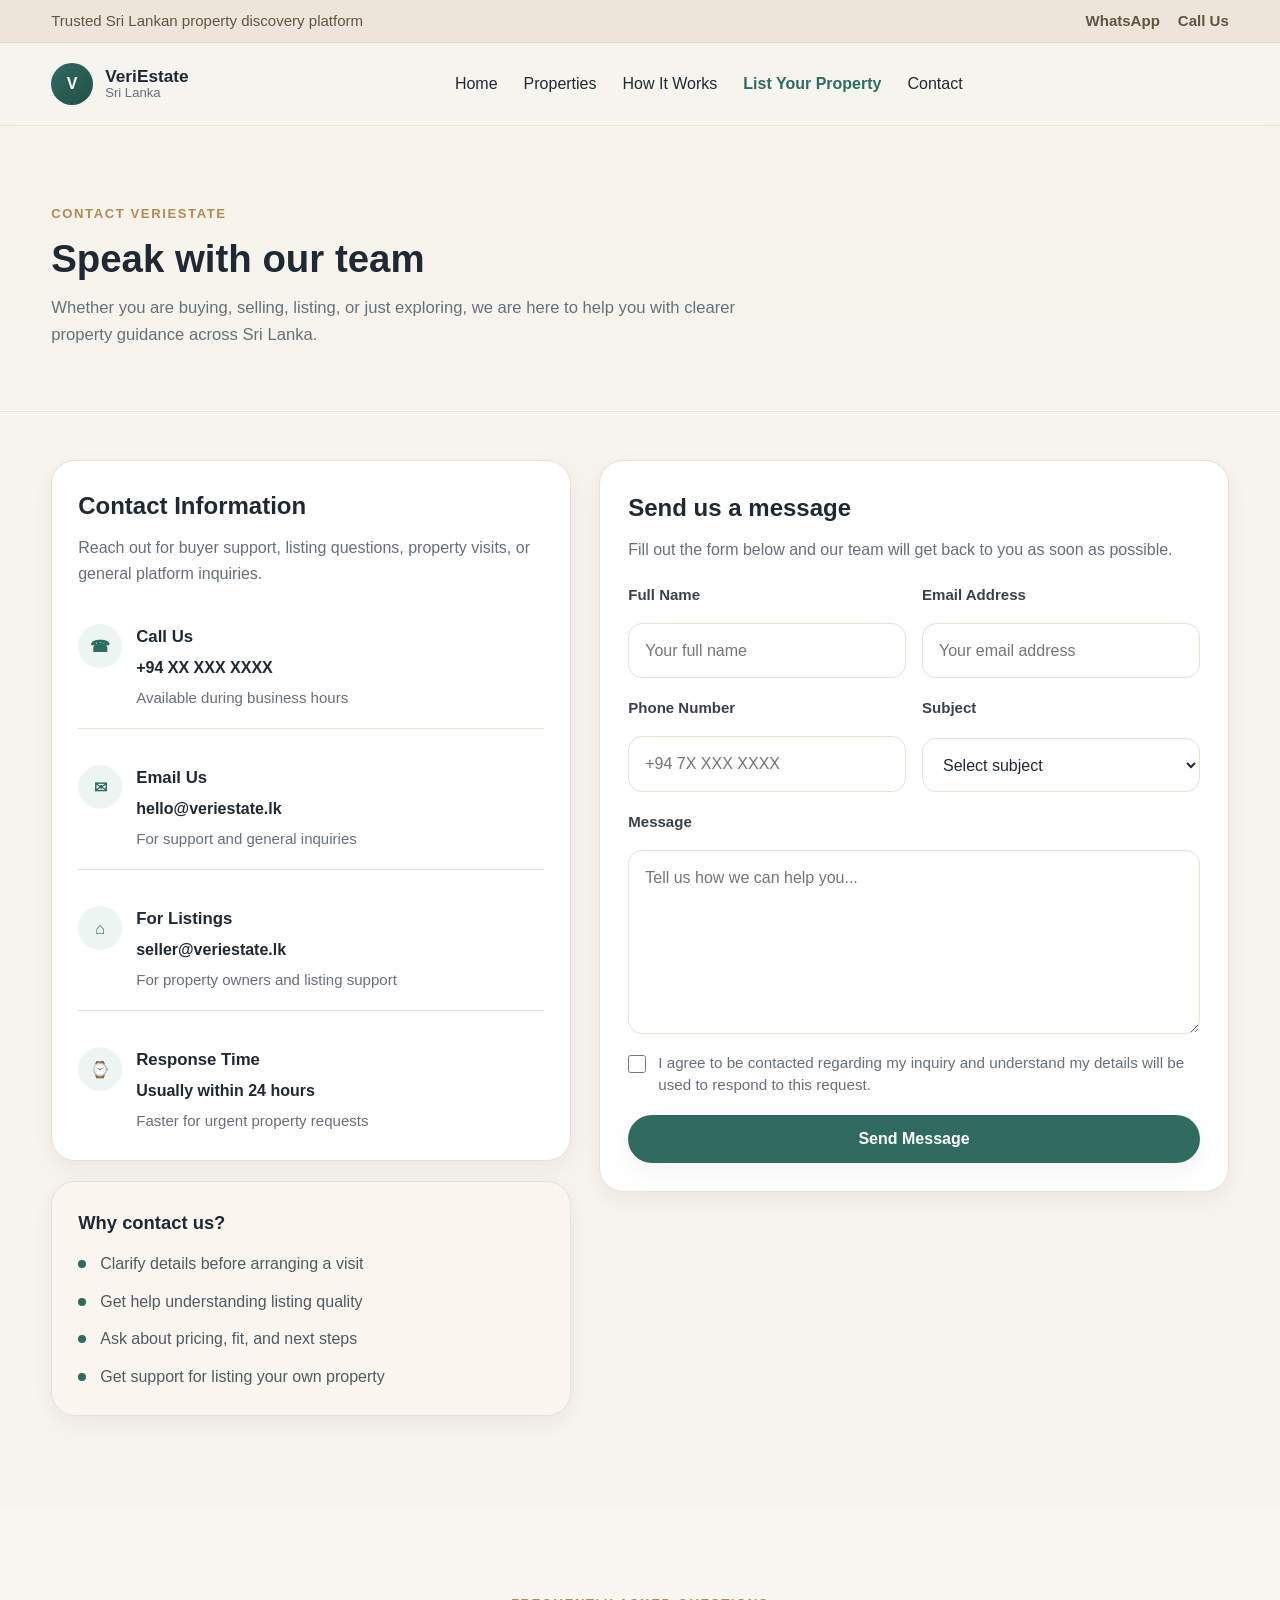
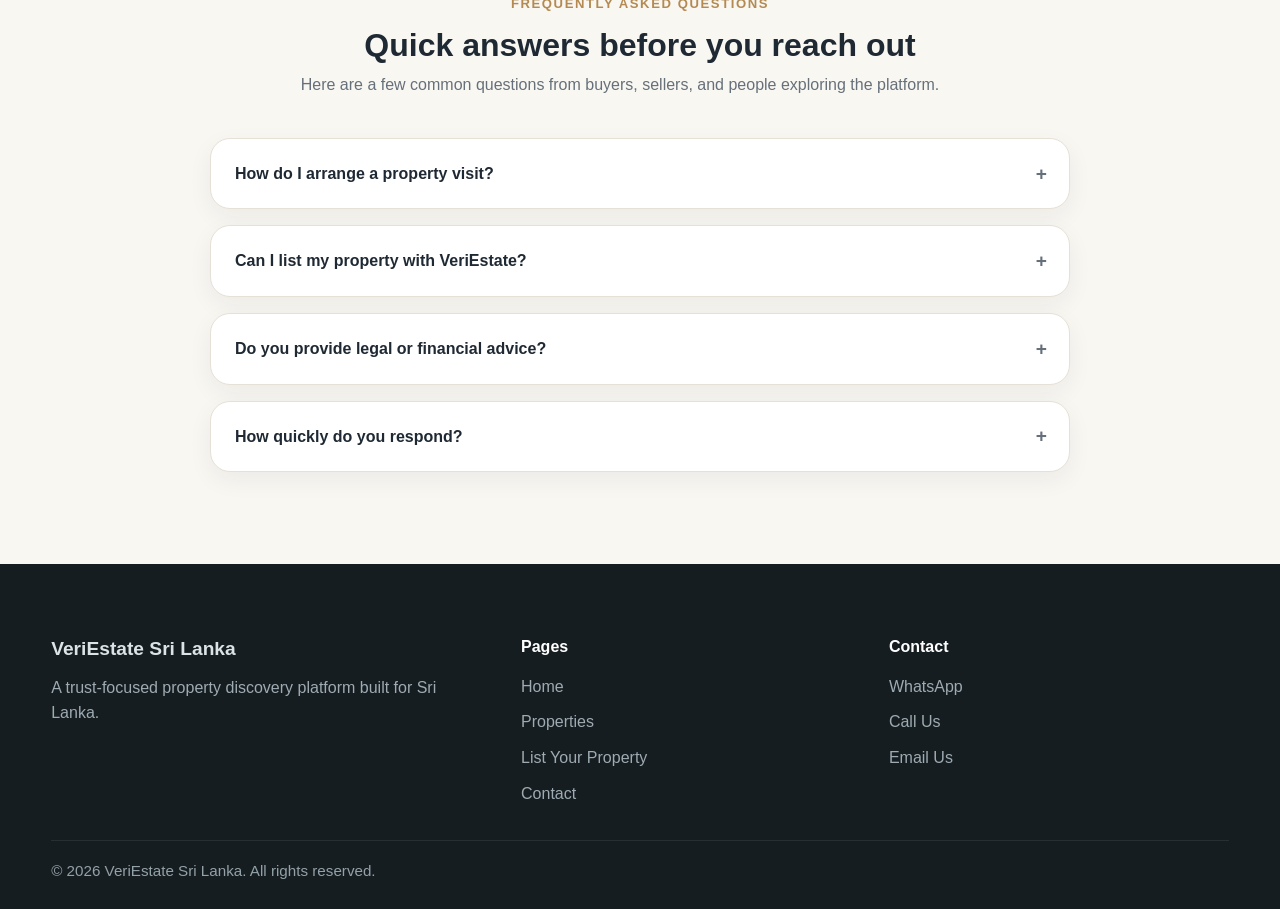
<file: contact.html>
<!DOCTYPE html>
<html lang="en">
<head>
  <meta charset="UTF-8" />
  <meta name="viewport" content="width=device-width, initial-scale=1.0" />
  <title>Contact | VeriEstate Sri Lanka</title>
  <meta
    name="description"
    content="Contact VeriEstate Sri Lanka for property inquiries, listing support, buyer assistance, and platform-related questions."
  />
  <link rel="stylesheet" href="./css/styles.css" />
  <link rel="stylesheet" href="./css/contact.css" />
</head>
<body>
  <!-- Top Bar -->
  <div class="topbar">
    <div class="container topbar-inner">
      <p>Trusted Sri Lankan property discovery platform</p>
      <div class="topbar-links">
        <a href="#">WhatsApp</a>
        <a href="#">Call Us</a>
      </div>
    </div>
  </div>

  <!-- Header -->
  <header class="site-header">
  <div class="container header-inner">
    <a href="index.html" class="brand">
      <span class="brand-mark">V</span>
      <div class="brand-text">
        <span class="brand-title">VeriEstate</span>
        <span class="brand-subtitle">Sri Lanka</span>
      </div>
    </a>

    <nav class="main-nav" id="mainNav">
      <a href="index.html">Home</a>
      <a href="properties.html">Properties</a>
      <a href="how-it-works.html">How It Works</a>
      <a href="list-your-property.html" class="active-link">List Your Property</a>
      <a href="contact.html">Contact</a>
    </nav>

    <div class="header-actions">
      <button class="menu-toggle" id="menuToggle" aria-label="Open menu">
        <span></span>
        <span></span>
        <span></span>
      </button>
    </div>
  </div>
</header>
  <!-- Hero -->
  <section class="contact-hero">
    <div class="container">
      <div class="contact-hero-content">
        <span class="section-label">Contact VeriEstate</span>
        <h1>Speak with our team</h1>
        <p>
          Whether you are buying, selling, listing, or just exploring, we are here to
          help you with clearer property guidance across Sri Lanka.
        </p>
      </div>
    </div>
  </section>

  <!-- Main Contact Area -->
  <section class="section contact-main-section">
    <div class="container contact-layout">
      <!-- Left -->
      <div class="contact-info-panel">
        <div class="contact-info-card">
          <h2>Contact Information</h2>
          <p class="contact-intro">
            Reach out for buyer support, listing questions, property visits, or general
            platform inquiries.
          </p>

          <div class="contact-info-list">
            <div class="contact-info-item">
              <div class="contact-info-icon">☎</div>
              <div>
                <h3>Call Us</h3>
                <p>+94 XX XXX XXXX</p>
                <span>Available during business hours</span>
              </div>
            </div>

            <div class="contact-info-item">
              <div class="contact-info-icon">✉</div>
              <div>
                <h3>Email Us</h3>
                <p>hello@veriestate.lk</p>
                <span>For support and general inquiries</span>
              </div>
            </div>

            <div class="contact-info-item">
              <div class="contact-info-icon">⌂</div>
              <div>
                <h3>For Listings</h3>
                <p>seller@veriestate.lk</p>
                <span>For property owners and listing support</span>
              </div>
            </div>

            <div class="contact-info-item">
              <div class="contact-info-icon">⌚</div>
              <div>
                <h3>Response Time</h3>
                <p>Usually within 24 hours</p>
                <span>Faster for urgent property requests</span>
              </div>
            </div>
          </div>
        </div>

        <div class="contact-info-card contact-info-soft">
          <h3>Why contact us?</h3>
          <ul class="contact-points">
            <li>Clarify details before arranging a visit</li>
            <li>Get help understanding listing quality</li>
            <li>Ask about pricing, fit, and next steps</li>
            <li>Get support for listing your own property</li>
          </ul>
        </div>
      </div>

      <!-- Right -->
      <div class="contact-form-card">
        <div class="contact-form-head">
          <h2>Send us a message</h2>
          <p>
            Fill out the form below and our team will get back to you as soon as possible.
          </p>
        </div>

        <form
          class="contact-form"
          id="contactForm"
          name="contact"
          method="POST"
          data-netlify="true"
        >
          <input type="hidden" name="form-name" value="contact" />

          <div class="form-grid">
            <div class="form-group">
              <label for="name">Full Name</label>
              <input
                id="name"
                name="name"
                type="text"
                placeholder="Your full name"
                required
              />
            </div>

            <div class="form-group">
              <label for="email">Email Address</label>
              <input
                id="email"
                name="email"
                type="email"
                placeholder="Your email address"
                required
              />
            </div>
          </div>

          <div class="form-grid">
            <div class="form-group">
              <label for="phone">Phone Number</label>
              <input
                id="phone"
                name="phone"
                type="tel"
                placeholder="+94 7X XXX XXXX"
              />
            </div>

            <div class="form-group">
              <label for="subject">Subject</label>
              <select id="subject" name="subject" required>
                <option value="">Select subject</option>
                <option value="general">General Inquiry</option>
                <option value="buyer-support">Buyer Support</option>
                <option value="listing-help">Listing Help</option>
                <option value="property-visit">Schedule Visit</option>
                <option value="seller-inquiry">Seller Inquiry</option>
              </select>
            </div>
          </div>

          <div class="form-group">
            <label for="message">Message</label>
            <textarea
              id="message"
              name="message"
              rows="6"
              placeholder="Tell us how we can help you..."
              required
            ></textarea>
          </div>

          <div class="form-check-row">
            <input id="privacy" name="privacy" type="checkbox" required />
            <label for="privacy">
              I agree to be contacted regarding my inquiry and understand my details
              will be used to respond to this request.
            </label>
          </div>

          <button type="submit" class="btn btn-primary contact-submit-btn">
            Send Message
          </button>
        </form>
      </div>
    </div>
  </section>

  <!-- FAQ -->
  <section class="section section-soft contact-faq-section">
    <div class="container">
      <div class="section-heading-centered">
        <span class="section-label">Frequently Asked Questions</span>
        <h2>Quick answers before you reach out</h2>
        <p>
          Here are a few common questions from buyers, sellers, and people exploring the platform.
        </p>
      </div>

      <div class="faq-list">
        <details class="faq-item">
          <summary>How do I arrange a property visit?</summary>
          <p>
            You can send an inquiry through the property page or contact us directly. We
            will help coordinate the next steps with the relevant party.
          </p>
        </details>

        <details class="faq-item">
          <summary>Can I list my property with VeriEstate?</summary>
          <p>
            Yes. We can help review your property details, presentation requirements, and
            the process for being listed on the platform.
          </p>
        </details>

        <details class="faq-item">
          <summary>Do you provide legal or financial advice?</summary>
          <p>
            No. We help with clearer presentation and discovery, but independent legal and
            financial advice should still be obtained before any transaction.
          </p>
        </details>

        <details class="faq-item">
          <summary>How quickly do you respond?</summary>
          <p>
            Most general inquiries are answered within 24 hours, though urgent property
            requests may be handled faster.
          </p>
        </details>
      </div>
    </div>
  </section>

  <!-- Footer -->
  <footer class="site-footer">
    <div class="container footer-grid">
      <div>
        <div class="footer-brand">VeriEstate Sri Lanka</div>
        <p class="footer-text">
          A trust-focused property discovery platform built for Sri Lanka.
        </p>
      </div>

      <div>
        <h4>Pages</h4>
        <ul class="footer-links">
          <li><a href="index.html">Home</a></li>
          <li><a href="properties.html">Properties</a></li>
          <li><a href="list-your-property.html">List Your Property</a></li>
          <li><a href="contact.html">Contact</a></li>
        </ul>
      </div>

      <div>
        <h4>Contact</h4>
        <ul class="footer-links">
          <li><a href="#">WhatsApp</a></li>
          <li><a href="#">Call Us</a></li>
          <li><a href="#">Email Us</a></li>
        </ul>
      </div>
    </div>

    <div class="container footer-bottom">
      <p>© 2026 VeriEstate Sri Lanka. All rights reserved.</p>
    </div>
  </footer>

  <script>
  document.addEventListener("DOMContentLoaded", () => {
    const menuToggle = document.getElementById("menuToggle");
    const mainNav = document.getElementById("mainNav");
    const navLinks = mainNav ? mainNav.querySelectorAll("a") : [];

    if (!menuToggle || !mainNav) return;

    menuToggle.addEventListener("click", () => {
      mainNav.classList.toggle("active");
    });

    navLinks.forEach((link) => {
      link.addEventListener("click", () => {
        mainNav.classList.remove("active");
      });
    });
  });
</script>
</body>
</html>
</file>
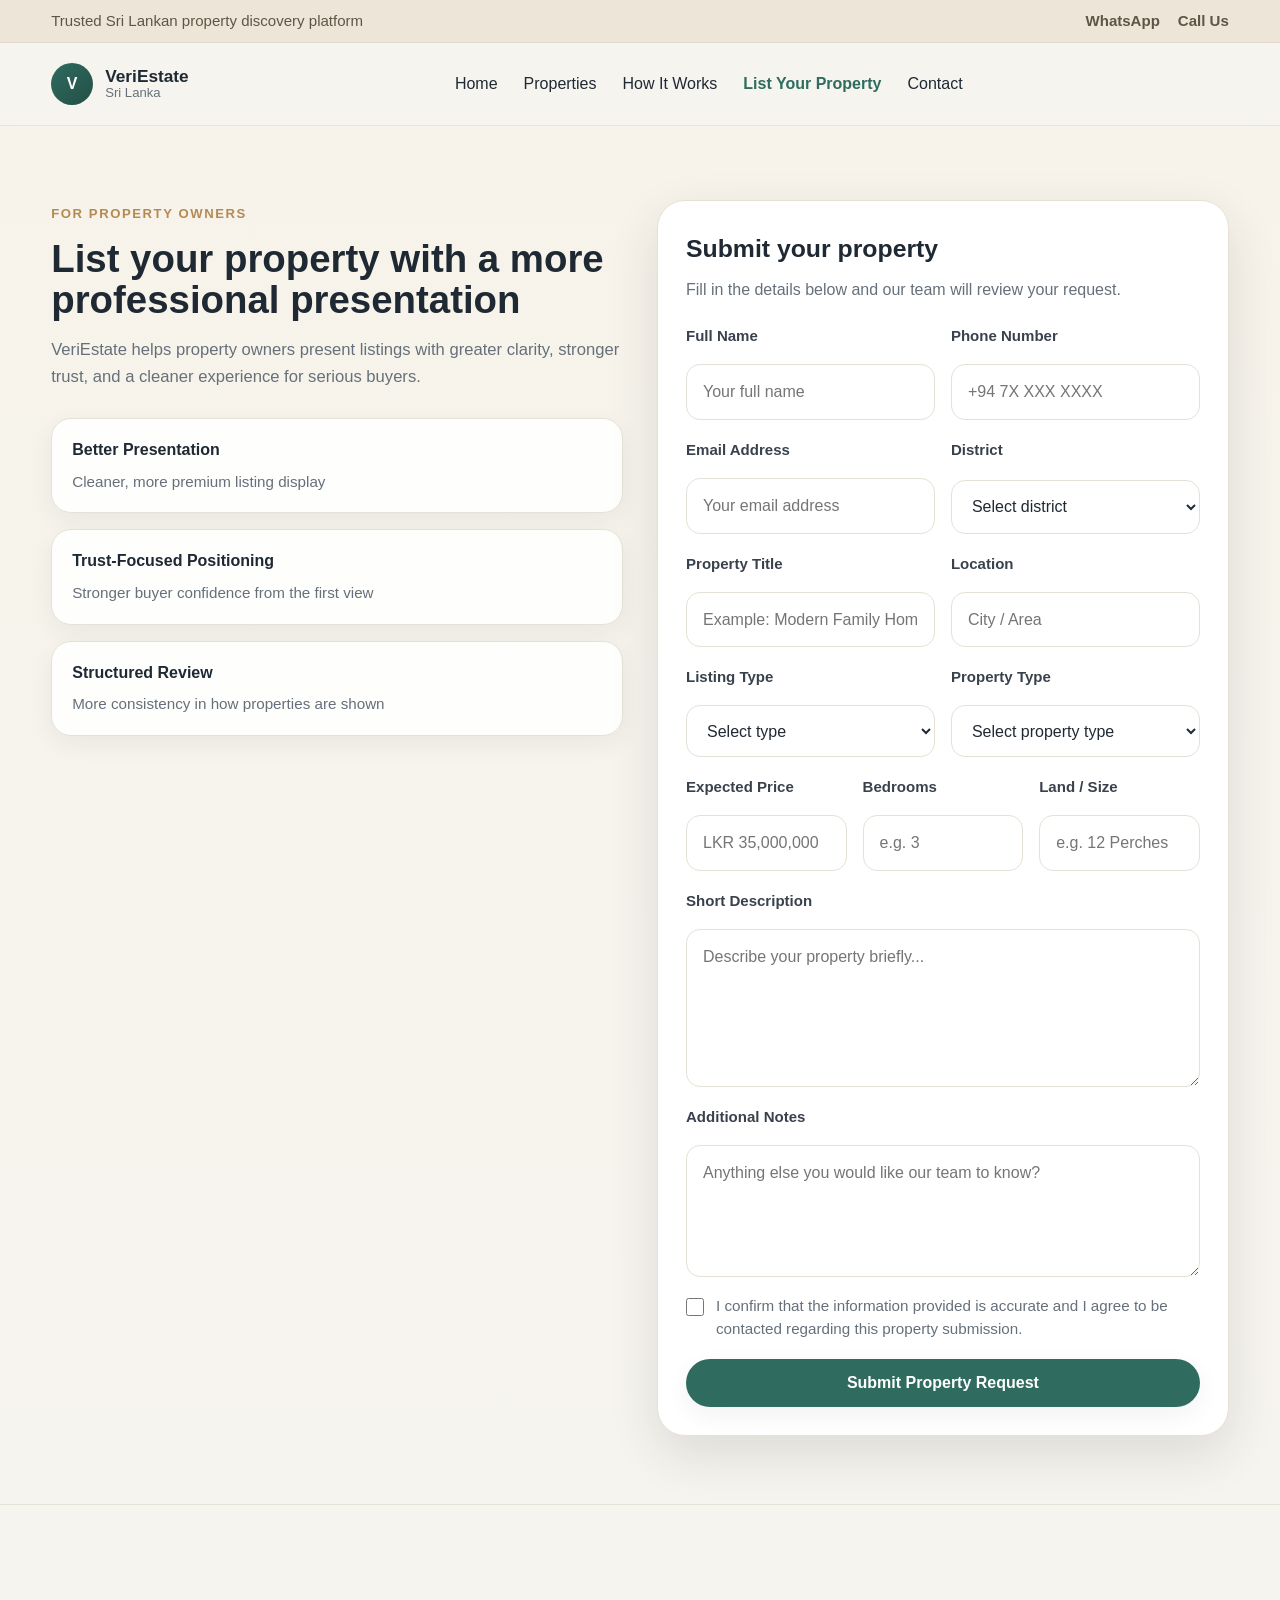
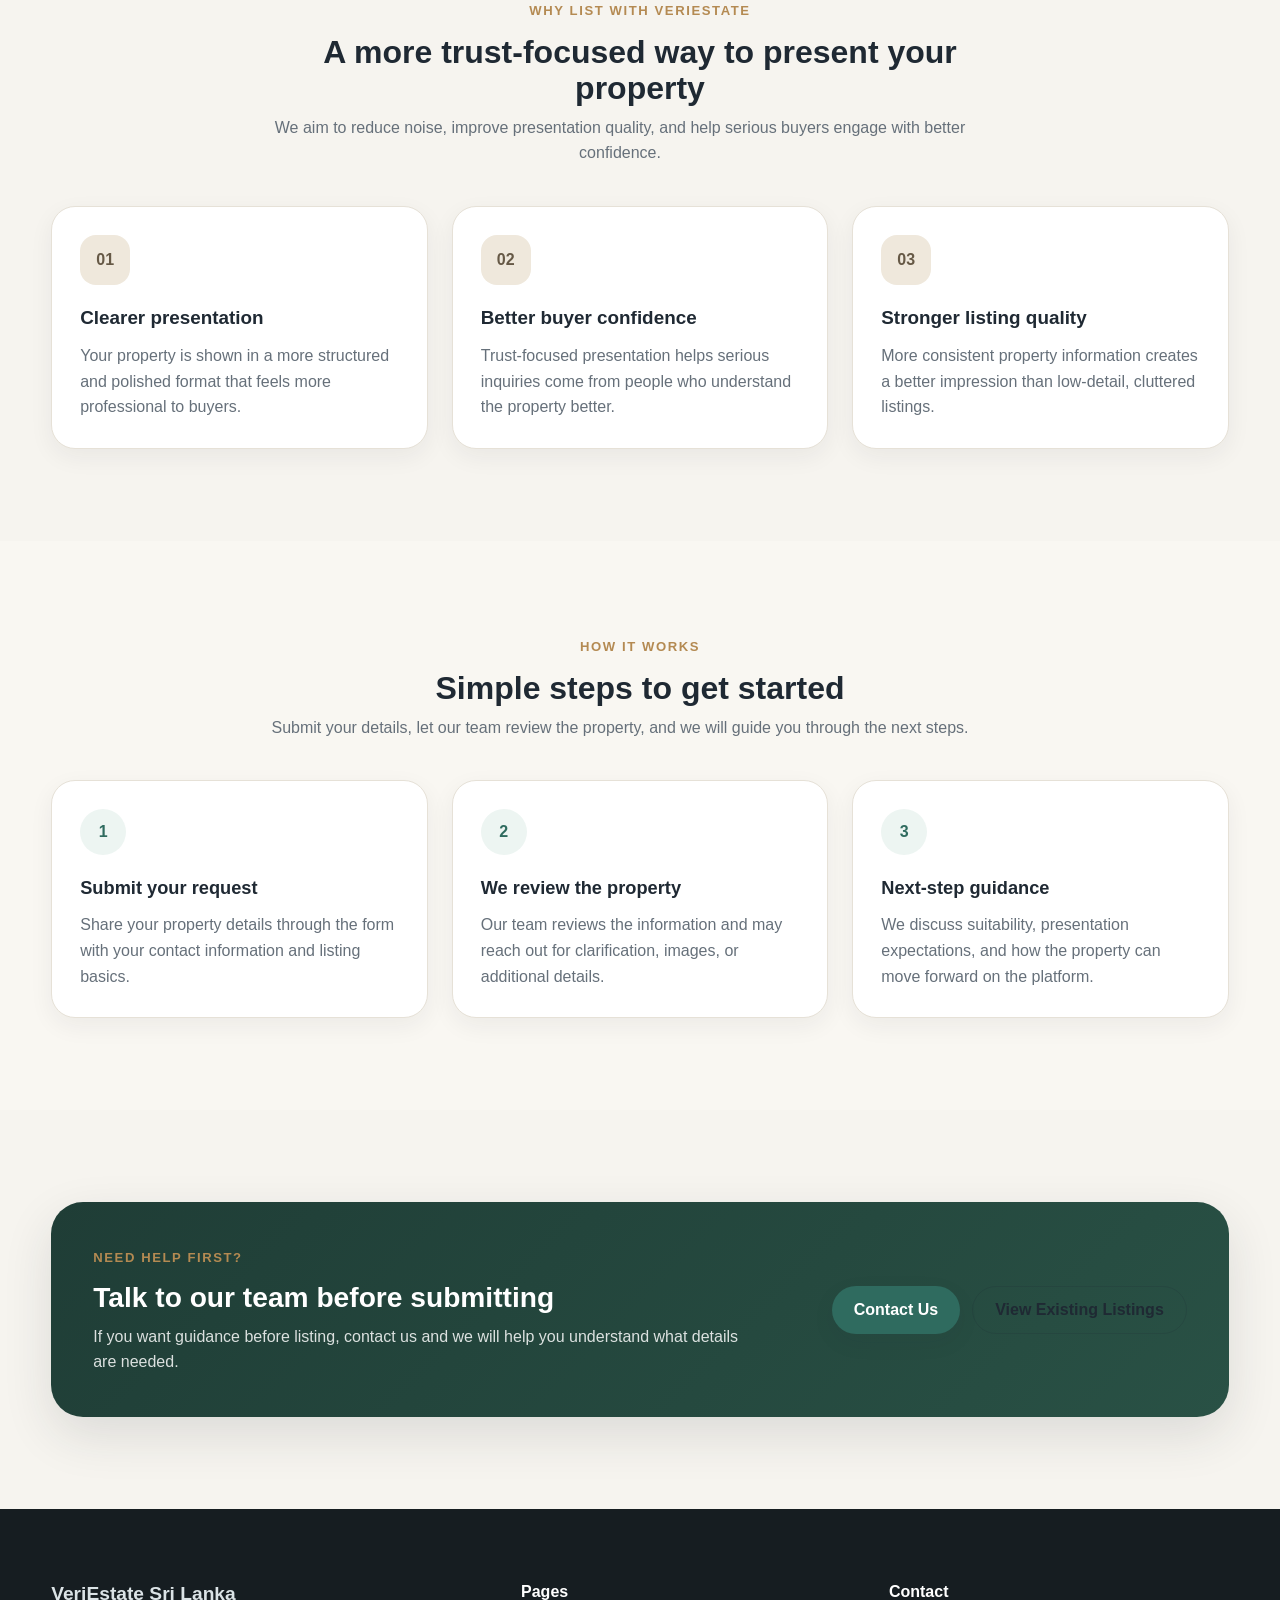
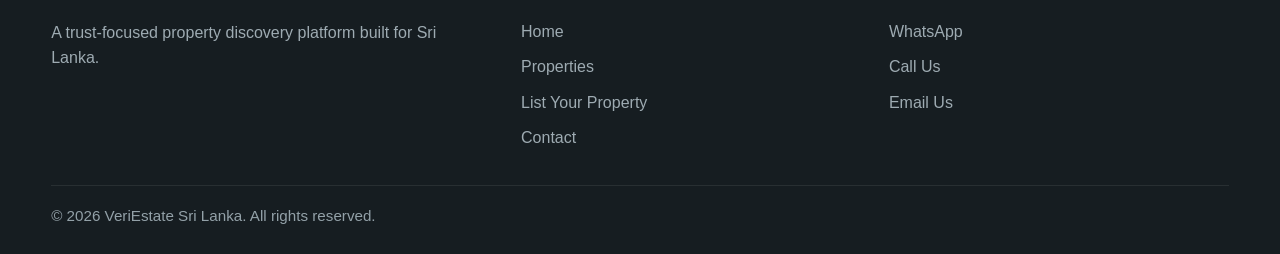
<file: list-your-property.html>
<!DOCTYPE html>
<html lang="en">
<head>
  <meta charset="UTF-8" />
  <meta name="viewport" content="width=device-width, initial-scale=1.0" />
  <title>List Your Property | VeriEstate Sri Lanka</title>
  <meta
    name="description"
    content="List your property with VeriEstate Sri Lanka and present it in a clearer, more trusted, and more professional way."
  />
  <link rel="stylesheet" href="./css/styles.css" />
  <link rel="stylesheet" href="./css/list-your-property.css" />
</head>
<body>
  <!-- Top Bar -->
  <div class="topbar">
    <div class="container topbar-inner">
      <p>Trusted Sri Lankan property discovery platform</p>
      <div class="topbar-links">
        <a href="#">WhatsApp</a>
        <a href="#">Call Us</a>
      </div>
    </div>
  </div>

  <!-- Header -->
  <header class="site-header">
  <div class="container header-inner">
    <a href="index.html" class="brand">
      <span class="brand-mark">V</span>
      <div class="brand-text">
        <span class="brand-title">VeriEstate</span>
        <span class="brand-subtitle">Sri Lanka</span>
      </div>
    </a>

    <nav class="main-nav" id="mainNav">
      <a href="index.html">Home</a>
      <a href="properties.html">Properties</a>
      <a href="how-it-works.html">How It Works</a>
      <a href="list-your-property.html" class="active-link">List Your Property</a>
      <a href="contact.html">Contact</a>
    </nav>

    <div class="header-actions">
      <button class="menu-toggle" id="menuToggle" aria-label="Open menu">
        <span></span>
        <span></span>
        <span></span>
      </button>
    </div>
  </div>
</header>

  <!-- Hero -->
  <section class="list-property-hero">
    <div class="container list-property-hero-inner">
      <div class="list-property-copy">
        <span class="section-label">For Property Owners</span>
        <h1>List your property with a more professional presentation</h1>
        <p>
          VeriEstate helps property owners present listings with greater clarity,
          stronger trust, and a cleaner experience for serious buyers.
        </p>

        <div class="list-property-hero-points">
          <div class="hero-point">
            <strong>Better Presentation</strong>
            <span>Cleaner, more premium listing display</span>
          </div>
          <div class="hero-point">
            <strong>Trust-Focused Positioning</strong>
            <span>Stronger buyer confidence from the first view</span>
          </div>
          <div class="hero-point">
            <strong>Structured Review</strong>
            <span>More consistency in how properties are shown</span>
          </div>
        </div>
      </div>

      <div class="list-property-form-card">
        <div class="form-card-head">
          <h2>Submit your property</h2>
          <p>
            Fill in the details below and our team will review your request.
          </p>
        </div>

        <form
          class="listing-form"
          name="list-property"
          method="POST"
          data-netlify="true"
        >
          <input type="hidden" name="form-name" value="list-property" />

          <div class="form-grid">
            <div class="form-group">
              <label for="ownerName">Full Name</label>
              <input
                id="ownerName"
                name="owner_name"
                type="text"
                placeholder="Your full name"
                required
              />
            </div>

            <div class="form-group">
              <label for="ownerPhone">Phone Number</label>
              <input
                id="ownerPhone"
                name="owner_phone"
                type="tel"
                placeholder="+94 7X XXX XXXX"
                required
              />
            </div>
          </div>

          <div class="form-grid">
            <div class="form-group">
              <label for="ownerEmail">Email Address</label>
              <input
                id="ownerEmail"
                name="owner_email"
                type="email"
                placeholder="Your email address"
              />
            </div>

            <div class="form-group">
              <label for="district">District</label>
              <select id="district" name="district" required>
                <option value="">Select district</option>
                <option value="colombo">Colombo</option>
                <option value="gampaha">Gampaha</option>
                <option value="kalutara">Kalutara</option>
                <option value="kandy">Kandy</option>
                <option value="galle">Galle</option>
                <option value="matara">Matara</option>
                <option value="kurunegala">Kurunegala</option>
                <option value="negombo">Negombo</option>
                <option value="other">Other</option>
              </select>
            </div>
          </div>

          <div class="form-grid">
            <div class="form-group">
              <label for="propertyTitle">Property Title</label>
              <input
                id="propertyTitle"
                name="property_title"
                type="text"
                placeholder="Example: Modern Family Home in Colombo 05"
                required
              />
            </div>

            <div class="form-group">
              <label for="location">Location</label>
              <input
                id="location"
                name="location"
                type="text"
                placeholder="City / Area"
                required
              />
            </div>
          </div>

          <div class="form-grid">
            <div class="form-group">
              <label for="listingType">Listing Type</label>
              <select id="listingType" name="listing_type" required>
                <option value="">Select type</option>
                <option value="sale">For Sale</option>
                <option value="rent">For Rent</option>
              </select>
            </div>

            <div class="form-group">
              <label for="propertyType">Property Type</label>
              <select id="propertyType" name="property_type" required>
                <option value="">Select property type</option>
                <option value="house">House</option>
                <option value="villa">Villa</option>
                <option value="apartment">Apartment</option>
                <option value="land">Land</option>
                <option value="commercial">Commercial</option>
              </select>
            </div>
          </div>

          <div class="form-grid form-grid-3">
            <div class="form-group">
              <label for="price">Expected Price</label>
              <input
                id="price"
                name="expected_price"
                type="text"
                placeholder="LKR 35,000,000"
              />
            </div>

            <div class="form-group">
              <label for="bedrooms">Bedrooms</label>
              <input
                id="bedrooms"
                name="bedrooms"
                type="number"
                min="0"
                placeholder="e.g. 3"
              />
            </div>

            <div class="form-group">
              <label for="landSize">Land / Size</label>
              <input
                id="landSize"
                name="land_size"
                type="text"
                placeholder="e.g. 12 Perches"
              />
            </div>
          </div>

          <div class="form-group">
            <label for="summary">Short Description</label>
            <textarea
              id="summary"
              name="summary"
              rows="5"
              placeholder="Describe your property briefly..."
              required
            ></textarea>
          </div>

          <div class="form-group">
            <label for="notes">Additional Notes</label>
            <textarea
              id="notes"
              name="notes"
              rows="4"
              placeholder="Anything else you would like our team to know?"
            ></textarea>
          </div>

          <div class="form-check-row">
            <input id="consent" name="consent" type="checkbox" required />
            <label for="consent">
              I confirm that the information provided is accurate and I agree to be contacted regarding this property submission.
            </label>
          </div>

          <button type="submit" class="btn btn-primary btn-block">
            Submit Property Request
          </button>
        </form>
      </div>
    </div>
  </section>

  <!-- Why List With Us -->
  <section class="section">
    <div class="container">
      <div class="section-heading-centered">
        <span class="section-label">Why List With VeriEstate</span>
        <h2>A more trust-focused way to present your property</h2>
        <p>
          We aim to reduce noise, improve presentation quality, and help serious buyers engage with better confidence.
        </p>
      </div>

      <div class="list-benefits-grid">
        <article class="list-benefit-card">
          <div class="benefit-number">01</div>
          <h3>Clearer presentation</h3>
          <p>
            Your property is shown in a more structured and polished format that feels more professional to buyers.
          </p>
        </article>

        <article class="list-benefit-card">
          <div class="benefit-number">02</div>
          <h3>Better buyer confidence</h3>
          <p>
            Trust-focused presentation helps serious inquiries come from people who understand the property better.
          </p>
        </article>

        <article class="list-benefit-card">
          <div class="benefit-number">03</div>
          <h3>Stronger listing quality</h3>
          <p>
            More consistent property information creates a better impression than low-detail, cluttered listings.
          </p>
        </article>
      </div>
    </div>
  </section>

  <!-- Process -->
  <section class="section section-soft">
    <div class="container">
      <div class="section-heading-centered">
        <span class="section-label">How It Works</span>
        <h2>Simple steps to get started</h2>
        <p>
          Submit your details, let our team review the property, and we will guide you through the next steps.
        </p>
      </div>

      <div class="listing-process-grid">
        <div class="process-card">
          <div class="process-step">1</div>
          <h3>Submit your request</h3>
          <p>
            Share your property details through the form with your contact information and listing basics.
          </p>
        </div>

        <div class="process-card">
          <div class="process-step">2</div>
          <h3>We review the property</h3>
          <p>
            Our team reviews the information and may reach out for clarification, images, or additional details.
          </p>
        </div>

        <div class="process-card">
          <div class="process-step">3</div>
          <h3>Next-step guidance</h3>
          <p>
            We discuss suitability, presentation expectations, and how the property can move forward on the platform.
          </p>
        </div>
      </div>
    </div>
  </section>

  <!-- Seller CTA -->
  <section class="section">
    <div class="container">
      <div class="list-cta-card">
        <div>
          <span class="section-label">Need Help First?</span>
          <h2>Talk to our team before submitting</h2>
          <p>
            If you want guidance before listing, contact us and we will help you understand what details are needed.
          </p>
        </div>

        <div class="list-cta-actions">
          <a href="contact.html" class="btn btn-primary">Contact Us</a>
          <a href="properties.html" class="btn btn-outline-dark">View Existing Listings</a>
        </div>
      </div>
    </div>
  </section>

  <!-- Footer -->
  <footer class="site-footer">
    <div class="container footer-grid">
      <div>
        <div class="footer-brand">VeriEstate Sri Lanka</div>
        <p class="footer-text">
          A trust-focused property discovery platform built for Sri Lanka.
        </p>
      </div>

      <div>
        <h4>Pages</h4>
        <ul class="footer-links">
          <li><a href="index.html">Home</a></li>
          <li><a href="properties.html">Properties</a></li>
          <li><a href="list-your-property.html">List Your Property</a></li>
          <li><a href="contact.html">Contact</a></li>
        </ul>
      </div>

      <div>
        <h4>Contact</h4>
        <ul class="footer-links">
          <li><a href="#">WhatsApp</a></li>
          <li><a href="#">Call Us</a></li>
          <li><a href="#">Email Us</a></li>
        </ul>
      </div>
    </div>

    <div class="container footer-bottom">
      <p>© 2026 VeriEstate Sri Lanka. All rights reserved.</p>
    </div>
  </footer>

  <script>
  document.addEventListener("DOMContentLoaded", () => {
    const menuToggle = document.getElementById("menuToggle");
    const mainNav = document.getElementById("mainNav");
    const navLinks = mainNav ? mainNav.querySelectorAll("a") : [];

    if (!menuToggle || !mainNav) return;

    menuToggle.addEventListener("click", () => {
      mainNav.classList.toggle("active");
    });

    navLinks.forEach((link) => {
      link.addEventListener("click", () => {
        mainNav.classList.remove("active");
      });
    });
  });
</script>
</body>
</html>
</file>
<file: css/styles.css>
:root {
  --bg: #f6f4ef;
  --surface: #ffffff;
  --surface-soft: #f9f7f2;
  --text: #1f2933;
  --muted: #66707a;
  --line: #e6e1d7;
  --primary: #2f6b5f;
  --primary-dark: #234f46;
  --accent: #b48a52;
  --shadow-sm: 0 8px 24px rgba(31, 41, 51, 0.06);
  --shadow-md: 0 18px 50px rgba(31, 41, 51, 0.12);
  --radius-sm: 12px;
  --radius-md: 18px;
  --radius-lg: 28px;
  --container: 1200px;
}

* {
  margin: 0;
  padding: 0;
  box-sizing: border-box;
}

html {
  scroll-behavior: smooth;
}

body {
  font-family: "Segoe UI", Arial, sans-serif;
  background: var(--bg);
  color: var(--text);
  line-height: 1.6;
}

img {
  max-width: 100%;
  display: block;
}

a {
  color: inherit;
  text-decoration: none;
}

button,
input,
select {
  font: inherit;
}

.container {
  width: min(92%, var(--container));
  margin: 0 auto;
}

/* Topbar */
.topbar {
  background: #ede6d8;
  border-bottom: 1px solid rgba(31, 41, 51, 0.06);
  font-size: 0.94rem;
}

.topbar-inner {
  min-height: 42px;
  display: flex;
  align-items: center;
  justify-content: space-between;
  gap: 16px;
}

.topbar p {
  color: #5f5546;
}

.topbar-links {
  display: flex;
  gap: 18px;
}

.topbar-links a {
  color: #5f5546;
  font-weight: 600;
}

/* Header */
.site-header {
  position: sticky;
  top: 0;
  z-index: 1000;
  background: rgba(246, 244, 239, 0.92);
  backdrop-filter: blur(12px);
  border-bottom: 1px solid rgba(230, 225, 215, 0.9);
}

.header-inner {
  min-height: 82px;
  display: flex;
  align-items: center;
  justify-content: space-between;
  gap: 24px;
}

.brand {
  display: flex;
  align-items: center;
  gap: 12px;
  flex-shrink: 0;
}

.brand-mark {
  width: 42px;
  height: 42px;
  border-radius: 50%;
  display: grid;
  place-items: center;
  background: linear-gradient(135deg, var(--primary), var(--primary-dark));
  color: #fff;
  font-weight: 700;
  font-size: 1rem;
}

.brand-text {
  display: flex;
  flex-direction: column;
  line-height: 1.1;
}

.brand-title {
  font-size: 1.08rem;
  font-weight: 700;
}

.brand-subtitle {
  font-size: 0.82rem;
  color: var(--muted);
}

.main-nav {
  display: flex;
  align-items: center;
  gap: 26px;
}

.main-nav a {
  color: var(--text);
  font-weight: 500;
  transition: 0.2s ease;
}

.main-nav a:hover {
  color: var(--primary);
}

.header-actions {
  display: flex;
  align-items: center;
  gap: 12px;
}

.menu-toggle {
  display: none;
  width: 46px;
  height: 46px;
  border: 1px solid var(--line);
  background: var(--surface);
  border-radius: 14px;
  cursor: pointer;
  padding: 10px;
}

.menu-toggle span {
  display: block;
  height: 2px;
  background: var(--text);
  margin: 6px 0;
  border-radius: 999px;
}

/* Buttons */
.btn {
  display: inline-flex;
  align-items: center;
  justify-content: center;
  gap: 8px;
  min-height: 48px;
  padding: 0 22px;
  border-radius: 999px;
  border: none;
  cursor: pointer;
  font-weight: 600;
  transition: 0.25s ease;
}

.btn-primary {
  background: var(--primary);
  color: #fff;
  box-shadow: var(--shadow-sm);
}

.btn-primary:hover {
  background: var(--primary-dark);
  transform: translateY(-1px);
}

.btn-light {
  background: #fff;
  color: var(--text);
  border: 1px solid rgba(255, 255, 255, 0.6);
}

.btn-light:hover {
  transform: translateY(-1px);
}

.btn-outline {
  background: transparent;
  color: var(--text);
  border: 1px solid var(--line);
}

.btn-outline:hover,
.btn-outline-dark:hover {
  background: #fff;
}

.btn-outline-dark {
  background: transparent;
  color: var(--text);
  border: 1px solid rgba(31, 41, 51, 0.18);
}

.btn-block {
  width: 100%;
}

/* Hero */
.hero {
  position: relative;
  overflow: hidden;
  background:
    linear-gradient(120deg, rgba(22, 34, 31, 0.72), rgba(29, 46, 41, 0.56)),
    url("https://images.pexels.com/photos/323780/pexels-photo-323780.jpeg?auto=compress&cs=tinysrgb&w=1600");
  background-size: cover;
  background-position: center;
  color: #fff;
}

.hero-overlay {
  position: absolute;
  inset: 0;
  background: radial-gradient(circle at top right, rgba(180, 138, 82, 0.2), transparent 32%);
  pointer-events: none;
}

.hero-inner {
  position: relative;
  z-index: 1;
  min-height: 760px;
  display: grid;
  grid-template-columns: 1.2fr 0.9fr;
  gap: 48px;
  align-items: center;
  padding: 72px 0;
}

.eyebrow,
.section-label {
  display: inline-block;
  margin-bottom: 14px;
  font-size: 0.82rem;
  font-weight: 700;
  letter-spacing: 0.12em;
  text-transform: uppercase;
  color: var(--accent);
}

.hero-copy h1 {
  font-size: clamp(2.5rem, 4vw, 4.5rem);
  line-height: 1.05;
  margin-bottom: 20px;
  max-width: 720px;
}

.hero-copy p {
  max-width: 640px;
  color: rgba(255, 255, 255, 0.9);
  font-size: 1.05rem;
  margin-bottom: 28px;
}

.hero-actions {
  display: flex;
  flex-wrap: wrap;
  gap: 14px;
  margin-bottom: 34px;
}

.hero-trust-points {
  display: grid;
  grid-template-columns: repeat(3, 1fr);
  gap: 16px;
}

.trust-point {
  background: rgba(255, 255, 255, 0.08);
  border: 1px solid rgba(255, 255, 255, 0.14);
  backdrop-filter: blur(12px);
  border-radius: var(--radius-md);
  padding: 18px;
}

.trust-point strong {
  display: block;
  margin-bottom: 6px;
  font-size: 0.98rem;
}

.trust-point span {
  color: rgba(255, 255, 255, 0.82);
  font-size: 0.92rem;
}

/* Search Card */
.hero-search-card {
  background: rgba(255, 255, 255, 0.96);
  color: var(--text);
  border-radius: var(--radius-lg);
  padding: 30px;
  box-shadow: var(--shadow-md);
}

.search-card-header {
  margin-bottom: 20px;
}

.search-card-header h2 {
  font-size: 1.5rem;
  margin-bottom: 6px;
}

.search-card-header p {
  color: var(--muted);
}

.search-form {
  display: grid;
  gap: 16px;
}

.form-row {
  display: grid;
  grid-template-columns: 1fr 1fr;
  gap: 14px;
}

.form-group label {
  display: inline-block;
  margin-bottom: 8px;
  font-size: 0.92rem;
  font-weight: 600;
  color: #39424c;
}

.form-group input,
.form-group select {
  width: 100%;
  min-height: 52px;
  border: 1px solid var(--line);
  background: #fff;
  color: var(--text);
  border-radius: 14px;
  padding: 0 16px;
  outline: none;
  transition: border-color 0.2s ease, box-shadow 0.2s ease;
}

.form-group input:focus,
.form-group select:focus {
  border-color: var(--primary);
  box-shadow: 0 0 0 4px rgba(47, 107, 95, 0.08);
}

/* Stats */
.stats {
  margin-top: -42px;
  position: relative;
  z-index: 3;
}

.stats-grid {
  display: grid;
  grid-template-columns: repeat(4, 1fr);
  gap: 18px;
}

.stat-card {
  background: var(--surface);
  border: 1px solid var(--line);
  border-radius: 22px;
  padding: 24px;
  box-shadow: var(--shadow-sm);
}

.stat-card h3 {
  font-size: 1.18rem;
  margin-bottom: 6px;
}

.stat-card p {
  color: var(--muted);
  font-size: 0.95rem;
}

/* Sections */
.section {
  padding: 92px 0;
}

.section-soft {
  background: var(--surface-soft);
}

.section-heading {
  display: flex;
  flex-direction: column;
  align-items: center;
  justify-content: space-between;
  gap: 20px;
  margin-bottom: 34px;
}

.section-heading h2,
.section-heading-centered h2 {
  font-size: clamp(1.9rem, 2.5vw, 2.8rem);
  line-height: 1.12;
  margin-bottom: 8px;
}

.section-heading p,
.section-heading-centered p {
  color: var(--muted);
  max-width: 720px;
}

.section-heading-centered {
  text-align: center;
  max-width: 760px;
  margin: 0 auto 40px;
}

.section-link {
  color: var(--primary);
  font-weight: 700;
  white-space: nowrap;
}

/* Property Grid */
.property-grid {
  display: grid;
  grid-template-columns: repeat(3, 1fr);
  gap: 24px;
}

.property-card {
  background: var(--surface);
  border: 1px solid var(--line);
  border-radius: 24px;
  overflow: hidden;
  box-shadow: var(--shadow-sm);
  transition: transform 0.25s ease, box-shadow 0.25s ease;
}

.property-card:hover {
  transform: translateY(-4px);
  box-shadow: var(--shadow-md);
}

.property-image-wrap {
  position: relative;
  height: 250px;
  overflow: hidden;
}

.property-image-wrap img {
  width: 100%;
  height: 100%;
  object-fit: cover;
}

.grade-badge {
  position: absolute;
  top: 16px;
  left: 16px;
  min-width: 54px;
  min-height: 38px;
  padding: 0 14px;
  border-radius: 999px;
  display: inline-flex;
  align-items: center;
  justify-content: center;
  font-weight: 700;
  color: #fff;
  box-shadow: 0 10px 24px rgba(0, 0, 0, 0.18);
}

.grade-a {
  background: #2f7d59;
}

.grade-b {
  background: #3f78b5;
}

.grade-c {
  background: #cc8a2d;
}

.grade-d {
  background: #c24d4d;
}

.property-body {
  padding: 22px;
}

.property-meta {
  display: flex;
  align-items: center;
  justify-content: space-between;
  gap: 16px;
  margin-bottom: 10px;
}

.property-location {
  color: var(--muted);
  font-size: 0.95rem;
}

.property-price {
  font-weight: 700;
  font-size: 1.05rem;
}

.property-title {
  font-size: 1.25rem;
  line-height: 1.25;
  margin-bottom: 10px;
}

.property-summary {
  color: var(--muted);
  margin-bottom: 16px;
  min-height: 48px;
}

.property-facts {
  display: flex;
  flex-wrap: wrap;
  gap: 10px;
  margin-bottom: 18px;
}

.fact-pill {
  padding: 8px 12px;
  background: #f4efe7;
  border-radius: 999px;
  color: #5b5245;
  font-size: 0.9rem;
  font-weight: 600;
}

.property-footer {
  display: flex;
  align-items: center;
  justify-content: space-between;
  gap: 12px;
}

.view-link {
  color: var(--primary);
  font-weight: 700;
}

/* Steps */
.steps-grid {
  display: grid;
  grid-template-columns: repeat(3, 1fr);
  gap: 24px;
}

.step-card {
  background: var(--surface);
  border: 1px solid var(--line);
  border-radius: 24px;
  padding: 28px;
  box-shadow: var(--shadow-sm);
}

.step-number {
  width: 50px;
  height: 50px;
  border-radius: 16px;
  display: grid;
  place-items: center;
  background: #efe8dc;
  color: #665946;
  font-weight: 800;
  margin-bottom: 18px;
}

.step-card h3 {
  margin-bottom: 10px;
  font-size: 1.18rem;
}

.step-card p {
  color: var(--muted);
}

/* Trust Layout */
.trust-layout {
  display: grid;
  grid-template-columns: 1.1fr 0.9fr;
  gap: 36px;
  align-items: start;
}

.trust-copy h2 {
  font-size: clamp(1.9rem, 2.5vw, 2.7rem);
  line-height: 1.15;
  margin-bottom: 14px;
}

.trust-copy > p {
  color: var(--muted);
  margin-bottom: 28px;
  max-width: 680px;
}

.trust-list {
  display: grid;
  gap: 18px;
}

.trust-list-item {
  display: flex;
  gap: 16px;
  align-items: start;
}

.trust-icon {
  width: 34px;
  height: 34px;
  border-radius: 50%;
  display: grid;
  place-items: center;
  background: #edf5f2;
  color: var(--primary);
  font-weight: 800;
  flex-shrink: 0;
}

.trust-list-item h4 {
  margin-bottom: 4px;
}

.trust-list-item p {
  color: var(--muted);
}

.comparison-card {
  background: linear-gradient(180deg, #fff, #faf6ef);
  border: 1px solid var(--line);
  border-radius: 28px;
  padding: 30px;
  box-shadow: var(--shadow-sm);
}

.comparison-card h3 {
  margin-bottom: 18px;
  font-size: 1.35rem;
}

.comparison-row {
  display: flex;
  justify-content: space-between;
  gap: 18px;
  padding: 16px 0;
  border-bottom: 1px solid var(--line);
}

.comparison-row:last-child {
  border-bottom: none;
}

.comparison-row span {
  color: var(--muted);
}

.comparison-row strong {
  text-align: right;
}

/* Seller CTA */
.seller-cta {
  background: linear-gradient(135deg, #1f3d36, #295145);
  color: #fff;
  border-radius: 32px;
  padding: 44px;
  display: flex;
  align-items: center;
  justify-content: space-between;
  gap: 30px;
  box-shadow: var(--shadow-md);
}

.seller-cta h2 {
  font-size: clamp(1.8rem, 2.3vw, 2.5rem);
  line-height: 1.12;
  margin-bottom: 10px;
}

.seller-cta p {
  color: rgba(255, 255, 255, 0.84);
  max-width: 650px;
}

.seller-cta-actions {
  display: flex;
  flex-wrap: wrap;
  gap: 12px;
}

/* Footer */
.site-footer {
  background: #161d21;
  color: #dbe3e6;
  padding-top: 70px;
}

.footer-grid {
  display: grid;
  grid-template-columns: 1.3fr 1fr 1fr;
  gap: 28px;
  padding-bottom: 34px;
}

.footer-brand {
  font-size: 1.2rem;
  font-weight: 700;
  margin-bottom: 10px;
}

.footer-text {
  color: #9eabb2;
  max-width: 420px;
}

.site-footer h4 {
  margin-bottom: 14px;
  color: #fff;
}

.footer-links {
  list-style: none;
}

.footer-links li + li {
  margin-top: 10px;
}

.footer-links a {
  color: #9eabb2;
}

.footer-bottom {
  border-top: 1px solid rgba(255, 255, 255, 0.08);
  padding: 18px 0 26px;
  color: #93a1a8;
  font-size: 0.95rem;
}

/* Responsive */
@media (max-width: 1080px) {
  .hero-inner,
  .trust-layout {
    grid-template-columns: 1fr;
  }

  .hero-copy h1 {
    max-width: 100%;
  }

  .hero-trust-points,
  .stats-grid,
  .property-grid,
  .steps-grid,
  .footer-grid {
    grid-template-columns: repeat(2, 1fr);
  }

  .seller-cta {
    flex-direction: column;
    align-items: flex-start;
  }
}

@media (max-width: 820px) {
  .main-nav {
    position: absolute;
    top: calc(100% + 8px);
    left: 4%;
    right: 4%;
    background: rgba(255, 255, 255, 0.98);
    border: 1px solid var(--line);
    border-radius: 22px;
    box-shadow: var(--shadow-md);
    padding: 18px;
    display: none;
    flex-direction: column;
    align-items: flex-start;
    gap: 14px;
  }

  .main-nav.active {
    display: flex;
  }

  .menu-toggle {
    display: inline-block;
  }

  .header-actions .btn {
    display: none;
  }

  .form-row,
  .hero-trust-points,
  .stats-grid,
  .property-grid,
  .steps-grid,
  .footer-grid {
    grid-template-columns: 1fr;
  }

  .section-heading {
    flex-direction: column;
    align-items: flex-start;
  }

  .hero-inner {
    min-height: auto;
    padding: 64px 0;
  }

  .hero-search-card {
    padding: 24px;
  }

  .seller-cta {
    padding: 32px 24px;
  }

  .topbar-inner {
    flex-direction: column;
    justify-content: center;
    padding: 8px 0;
  }
}

@media (max-width: 560px) {
  .container {
    width: min(94%, var(--container));
  }

  .site-header .header-inner {
    min-height: 74px;
  }

  .hero-copy h1 {
    font-size: 2.2rem;
  }

  .btn {
    width: 100%;
  }

  .hero-actions {
    flex-direction: column;
  }

  .property-image-wrap {
    height: 220px;
  }

  .property-footer {
    flex-direction: column;
    align-items: flex-start;
  }
}
</file>
<file: css/contact.css>
/* =========================================
   CONTACT PAGE
========================================= */

.main-nav a.active-link {
  color: var(--primary);
  font-weight: 700;
}

.contact-hero {
  background: linear-gradient(180deg, #f7f3ea 0%, #f6f4ef 100%);
  border-bottom: 1px solid var(--line);
}

.contact-hero-content {
  padding: 74px 0 62px;
  max-width: 760px;
}

.contact-hero-content h1 {
  font-size: clamp(2.2rem, 3vw, 3.6rem);
  line-height: 1.08;
  margin-bottom: 16px;
}

.contact-hero-content p {
  color: var(--muted);
  font-size: 1.04rem;
  max-width: 720px;
}

.contact-main-section {
  padding-top: 48px;
}

.contact-layout {
  display: grid;
  grid-template-columns: 0.95fr 1.15fr;
  gap: 28px;
  align-items: start;
}

.contact-info-panel {
  display: grid;
  gap: 20px;
}

.contact-info-card,
.contact-form-card {
  background: var(--surface);
  border: 1px solid var(--line);
  border-radius: 24px;
  box-shadow: var(--shadow-sm);
}

.contact-info-card {
  padding: 26px;
}

.contact-info-card h2,
.contact-form-head h2 {
  font-size: 1.5rem;
  margin-bottom: 10px;
}

.contact-intro,
.contact-form-head p {
  color: var(--muted);
  margin-bottom: 20px;
}

.contact-info-list {
  display: grid;
  gap: 18px;
}

.contact-info-item {
  display: flex;
  gap: 14px;
  align-items: flex-start;
  padding: 18px 0;
  border-bottom: 1px solid var(--line);
}

.contact-info-item:last-child {
  border-bottom: none;
  padding-bottom: 0;
}

.contact-info-icon {
  width: 44px;
  height: 44px;
  border-radius: 50%;
  flex-shrink: 0;
  display: grid;
  place-items: center;
  background: #edf5f2;
  color: var(--primary);
  font-weight: 800;
  font-size: 1rem;
}

.contact-info-item h3 {
  font-size: 1.05rem;
  margin-bottom: 4px;
}

.contact-info-item p {
  margin-bottom: 4px;
  font-weight: 600;
  color: var(--text);
}

.contact-info-item span {
  color: var(--muted);
  font-size: 0.94rem;
}

.contact-info-soft {
  background: #faf6ef;
}

.contact-info-soft h3 {
  margin-bottom: 14px;
  font-size: 1.15rem;
}

.contact-points {
  list-style: none;
  display: grid;
  gap: 12px;
}

.contact-points li {
  position: relative;
  padding-left: 22px;
  color: #4f5a64;
}

.contact-points li::before {
  content: "";
  width: 8px;
  height: 8px;
  border-radius: 50%;
  background: var(--primary);
  position: absolute;
  left: 0;
  top: 9px;
}

.contact-form-card {
  padding: 28px;
}

.contact-form-head {
  margin-bottom: 20px;
}

.contact-form {
  display: grid;
  gap: 18px;
}

.form-grid {
  display: grid;
  grid-template-columns: 1fr 1fr;
  gap: 16px;
}

.contact-form .form-group {
  display: grid;
  gap: 8px;
}

.contact-form label {
  font-size: 0.94rem;
  font-weight: 600;
  color: #39424c;
}

.contact-form input,
.contact-form select,
.contact-form textarea {
  width: 100%;
  border: 1px solid var(--line);
  border-radius: 14px;
  padding: 14px 16px;
  outline: none;
  background: #fff;
  color: var(--text);
  transition: border-color 0.2s ease, box-shadow 0.2s ease;
  font: inherit;
}

.contact-form select {
  min-height: 52px;
}

.contact-form textarea {
  resize: vertical;
  min-height: 140px;
}

.contact-form input:focus,
.contact-form select:focus,
.contact-form textarea:focus {
  border-color: var(--primary);
  box-shadow: 0 0 0 4px rgba(47, 107, 95, 0.08);
}

.form-check-row {
  display: flex;
  gap: 12px;
  align-items: flex-start;
}

.form-check-row input[type="checkbox"] {
  width: 18px;
  height: 18px;
  margin-top: 3px;
  flex-shrink: 0;
}

.form-check-row label {
  color: var(--muted);
  font-size: 0.95rem;
  font-weight: 500;
  line-height: 1.5;
}

.contact-submit-btn {
  width: 100%;
}

.contact-faq-section {
  padding-top: 82px;
}

.faq-list {
  max-width: 860px;
  margin: 0 auto;
  display: grid;
  gap: 16px;
}

.faq-item {
  background: var(--surface);
  border: 1px solid var(--line);
  border-radius: 20px;
  box-shadow: var(--shadow-sm);
  padding: 0;
  overflow: hidden;
}

.faq-item summary {
  list-style: none;
  cursor: pointer;
  padding: 22px 24px;
  font-weight: 700;
  color: var(--text);
  position: relative;
}

.faq-item summary::-webkit-details-marker {
  display: none;
}

.faq-item summary::after {
  content: "+";
  position: absolute;
  right: 22px;
  top: 50%;
  transform: translateY(-50%);
  color: var(--muted);
  font-size: 1.2rem;
  font-weight: 700;
}

.faq-item[open] summary::after {
  content: "−";
}

.faq-item p {
  padding: 0 24px 22px;
  color: var(--muted);
  margin: 0;
}

@media (max-width: 1080px) {
  .contact-layout {
    grid-template-columns: 1fr;
  }
}

@media (max-width: 820px) {
  .contact-hero-content {
    padding: 58px 0 46px;
  }

  .form-grid {
    grid-template-columns: 1fr;
  }

  .contact-form-card,
  .contact-info-card {
    padding: 22px;
  }
}

@media (max-width: 560px) {
  .contact-hero-content {
    padding: 48px 0 38px;
  }

  .contact-hero-content h1 {
    font-size: 1.9rem;
  }

  .contact-form-card,
  .contact-info-card {
    padding: 18px;
    border-radius: 20px;
  }

  .faq-item summary {
    padding: 18px 18px;
    padding-right: 48px;
  }

  .faq-item p {
    padding: 0 18px 18px;
  }

  .contact-info-item {
    gap: 12px;
  }

  .contact-info-icon {
    width: 40px;
    height: 40px;
  }

  .form-check-row {
    gap: 10px;
}
  }
</file>
<file: css/list-your-property.css>
/* =========================================
   LIST YOUR PROPERTY PAGE
========================================= */

.main-nav a.active-link {
  color: var(--primary);
  font-weight: 700;
}

.list-property-hero {
  background: linear-gradient(180deg, #f7f3ea 0%, #f6f4ef 100%);
  border-bottom: 1px solid var(--line);
}

.list-property-hero-inner {
  padding: 74px 0 68px;
  display: grid;
  grid-template-columns: 1fr 1fr;
  gap: 34px;
  align-items: start;
}

.list-property-copy h1 {
  font-size: clamp(2.2rem, 3vw, 3.7rem);
  line-height: 1.08;
  margin-bottom: 16px;
}

.list-property-copy p {
  color: var(--muted);
  max-width: 680px;
  font-size: 1.04rem;
}

.list-property-hero-points {
  display: grid;
  gap: 16px;
  margin-top: 28px;
}

.hero-point {
  background: rgba(255, 255, 255, 0.9);
  border: 1px solid var(--line);
  border-radius: 20px;
  padding: 18px 20px;
  box-shadow: var(--shadow-sm);
}

.hero-point strong {
  display: block;
  font-size: 1rem;
  margin-bottom: 6px;
}

.hero-point span {
  color: var(--muted);
  font-size: 0.95rem;
}

.list-property-form-card {
  background: var(--surface);
  border: 1px solid var(--line);
  border-radius: 28px;
  box-shadow: var(--shadow-md);
  padding: 28px;
}

.form-card-head {
  margin-bottom: 22px;
}

.form-card-head h2 {
  font-size: 1.55rem;
  margin-bottom: 8px;
}

.form-card-head p {
  color: var(--muted);
}

.listing-form {
  display: grid;
  gap: 18px;
}

.form-grid {
  display: grid;
  grid-template-columns: 1fr 1fr;
  gap: 16px;
}

.form-grid-3 {
  grid-template-columns: repeat(3, 1fr);
}

.listing-form .form-group {
  display: grid;
  gap: 8px;
}

.listing-form label {
  font-size: 0.94rem;
  font-weight: 600;
  color: #39424c;
}

.listing-form input,
.listing-form select,
.listing-form textarea {
  width: 100%;
  border: 1px solid var(--line);
  border-radius: 14px;
  padding: 14px 16px;
  outline: none;
  background: #fff;
  color: var(--text);
  font: inherit;
  transition: border-color 0.2s ease, box-shadow 0.2s ease;
}

.listing-form select {
  min-height: 52px;
}

.listing-form textarea {
  resize: vertical;
  min-height: 130px;
}

.listing-form input:focus,
.listing-form select:focus,
.listing-form textarea:focus {
  border-color: var(--primary);
  box-shadow: 0 0 0 4px rgba(47, 107, 95, 0.08);
}

.form-check-row {
  display: flex;
  gap: 12px;
  align-items: flex-start;
}

.form-check-row input[type="checkbox"] {
  width: 18px;
  height: 18px;
  margin-top: 3px;
  flex-shrink: 0;
}

.form-check-row label {
  color: var(--muted);
  font-size: 0.95rem;
  font-weight: 500;
  line-height: 1.5;
}

.list-benefits-grid {
  display: grid;
  grid-template-columns: repeat(3, 1fr);
  gap: 24px;
}

.list-benefit-card {
  background: var(--surface);
  border: 1px solid var(--line);
  border-radius: 24px;
  padding: 28px;
  box-shadow: var(--shadow-sm);
}

.benefit-number {
  width: 50px;
  height: 50px;
  border-radius: 16px;
  display: grid;
  place-items: center;
  background: #efe8dc;
  color: #665946;
  font-weight: 800;
  margin-bottom: 18px;
}

.list-benefit-card h3 {
  font-size: 1.18rem;
  margin-bottom: 10px;
}

.list-benefit-card p {
  color: var(--muted);
}

.listing-process-grid {
  display: grid;
  grid-template-columns: repeat(3, 1fr);
  gap: 24px;
}

.process-card {
  background: var(--surface);
  border: 1px solid var(--line);
  border-radius: 24px;
  padding: 28px;
  box-shadow: var(--shadow-sm);
}

.process-step {
  width: 46px;
  height: 46px;
  border-radius: 50%;
  display: grid;
  place-items: center;
  background: #edf5f2;
  color: var(--primary);
  font-weight: 800;
  margin-bottom: 18px;
}

.process-card h3 {
  font-size: 1.14rem;
  margin-bottom: 10px;
}

.process-card p {
  color: var(--muted);
}

.list-cta-card {
  background: linear-gradient(135deg, #1f3d36, #295145);
  color: #fff;
  border-radius: 32px;
  padding: 42px;
  display: flex;
  justify-content: space-between;
  align-items: center;
  gap: 28px;
  box-shadow: var(--shadow-md);
}

.list-cta-card h2 {
  font-size: clamp(1.7rem, 2.2vw, 2.5rem);
  line-height: 1.12;
  margin-bottom: 10px;
}

.list-cta-card p {
  color: rgba(255, 255, 255, 0.84);
  max-width: 660px;
}

.list-cta-actions {
  display: flex;
  flex-wrap: wrap;
  gap: 12px;
}

@media (max-width: 1080px) {
  .list-property-hero-inner,
  .list-benefits-grid,
  .listing-process-grid {
    grid-template-columns: 1fr;
  }

  .list-cta-card {
    flex-direction: column;
    align-items: flex-start;
  }
}

@media (max-width: 820px) {
  .list-property-hero-inner {
    padding: 58px 0 48px;
  }

  .form-grid,
  .form-grid-3 {
    grid-template-columns: 1fr;
  }

  .list-property-form-card {
    padding: 22px;
  }
}

@media (max-width: 560px) {
  .list-property-hero-inner {
    padding: 48px 0 40px;
  }

  .list-property-copy h1 {
    font-size: 1.95rem;
  }

  .list-property-form-card,
  .list-benefit-card,
  .process-card {
    padding: 18px;
    border-radius: 20px;
  }

  .list-cta-card {
    padding: 28px 20px;
    border-radius: 24px;
  }

  .form-check-row {
    gap: 10px;
  }
}
</file>
